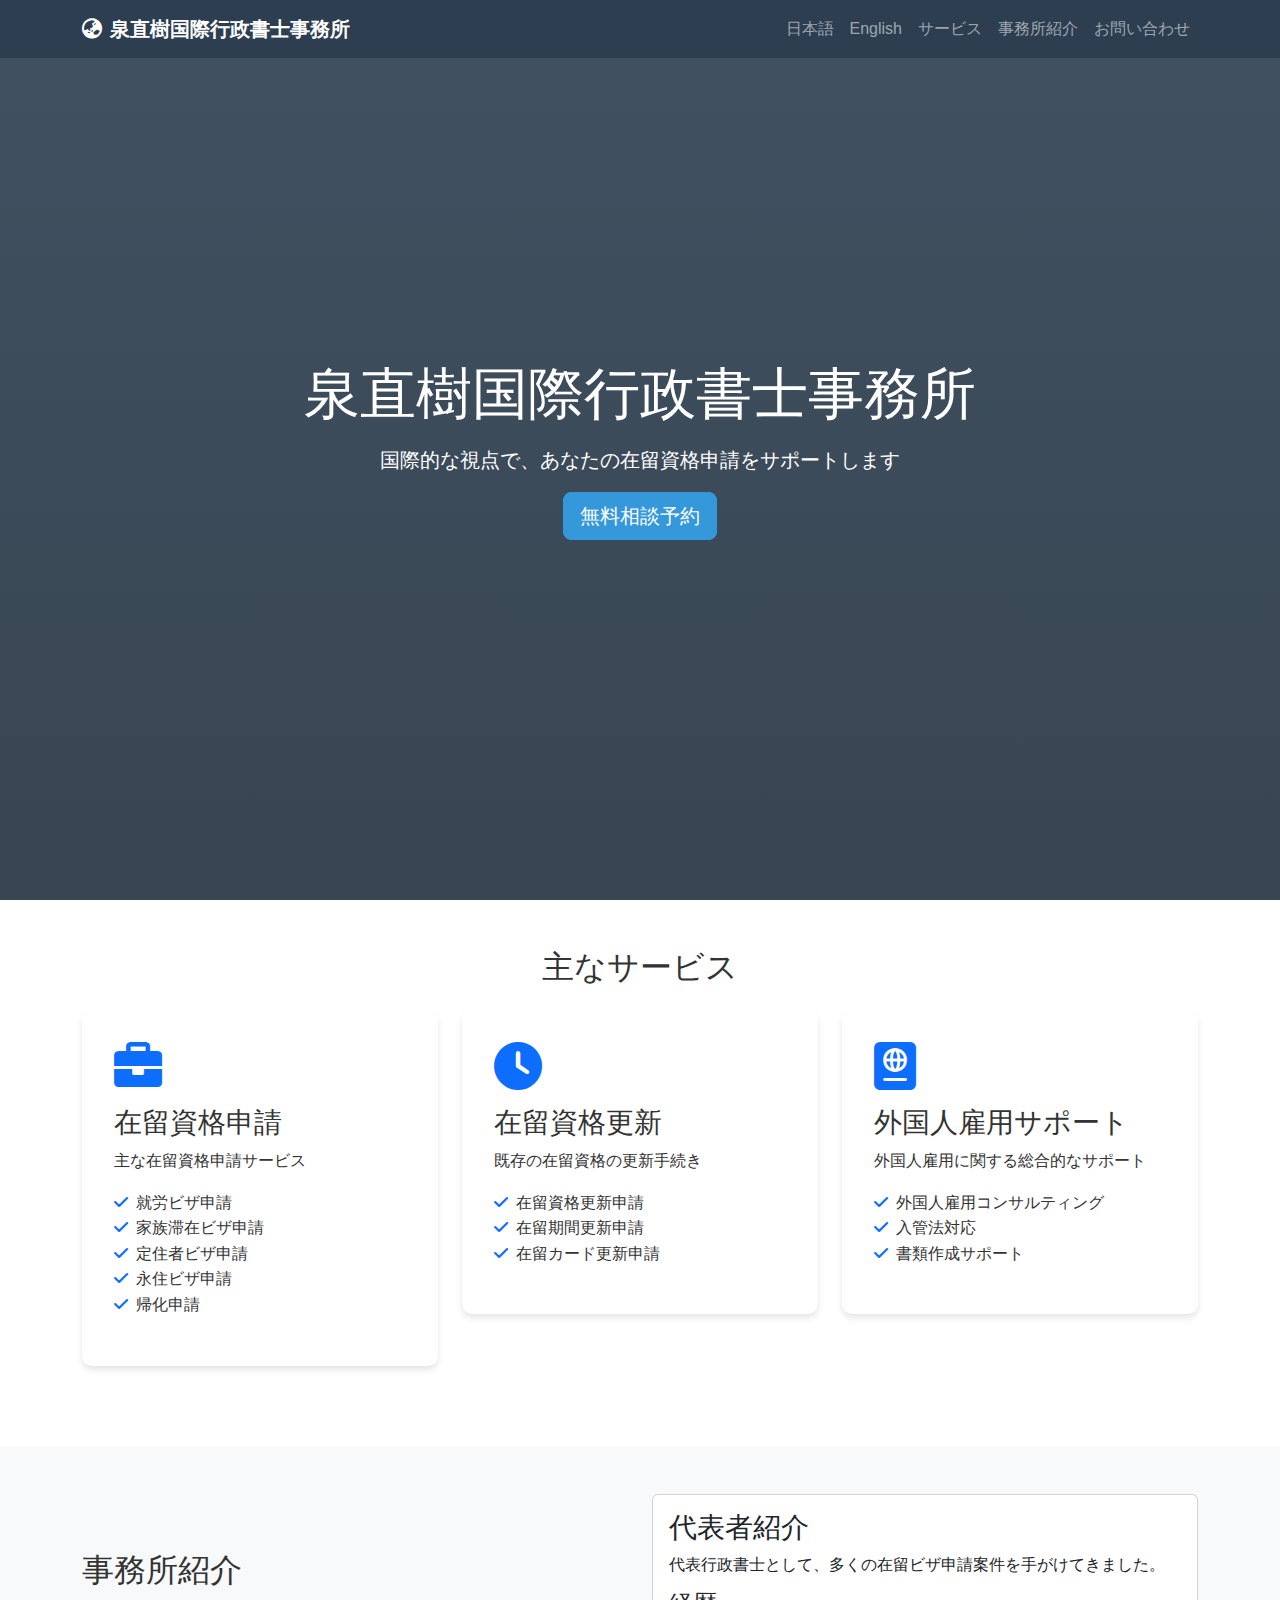
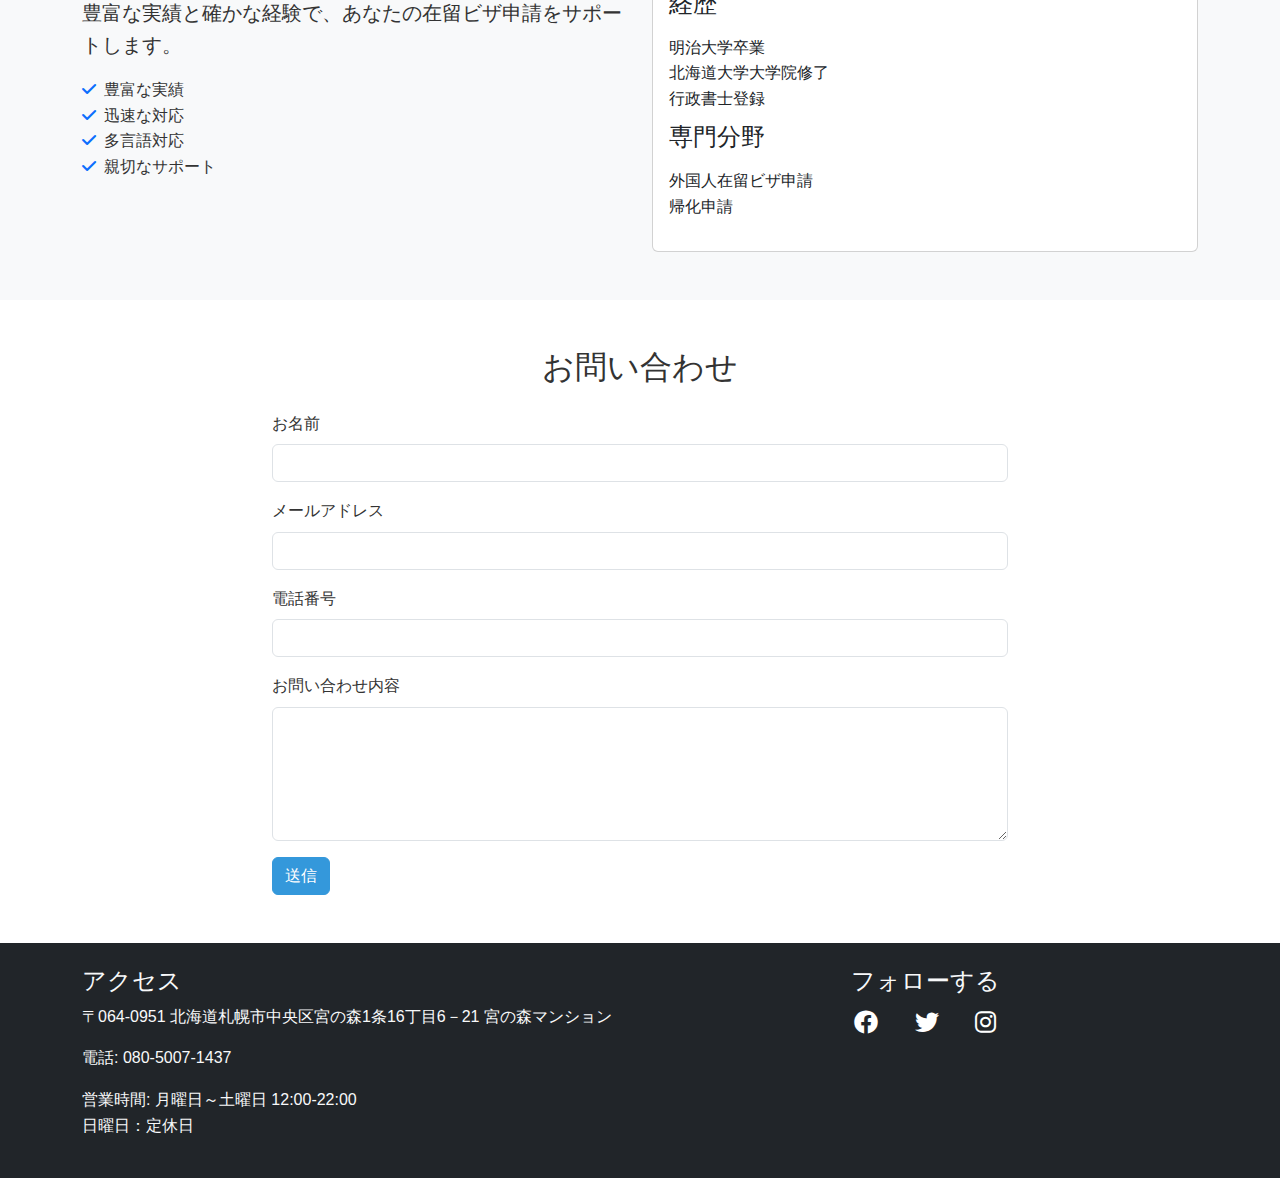
<file: index.html>
<!DOCTYPE html>
<html lang="ja">
<head>
    <meta charset="UTF-8">
    <meta name="viewport" content="width=device-width, initial-scale=1.0">
    <meta name="description" content="泉直樹国際行政書士事務所。在留ビザ申請、帰化申請、外国人雇用サポートなど、国際的な視点で在留資格申請をサポートします。">
    <title>泉直樹国際行政書士事務所 - 泉直樹</title>
    <link href="https://cdn.jsdelivr.net/npm/bootstrap@5.3.0/dist/css/bootstrap.min.css" rel="stylesheet">
    <link rel="stylesheet" href="https://cdnjs.cloudflare.com/ajax/libs/font-awesome/6.0.0/css/all.min.css">
    <link rel="stylesheet" href="styles.css">
</head>
<body>
    <nav class="navbar navbar-expand-lg navbar-dark fixed-top">
        <div class="container">
            <a class="navbar-brand" href="#">
                <i class="fas fa-globe-asia me-2"></i>泉直樹国際行政書士事務所
            </a>
            <button class="navbar-toggler" type="button" data-bs-toggle="collapse" data-bs-target="#navbarNav">
                <span class="navbar-toggler-icon"></span>
            </button>
            <div class="collapse navbar-collapse" id="navbarNav">
                <ul class="navbar-nav ms-auto">
                    <li class="nav-item"><a class="nav-link" href="index.html">日本語</a></li>
                    <li class="nav-item"><a class="nav-link" href="index-en.html">English</a></li>
                    <li class="nav-item"><a class="nav-link" href="#services">サービス</a></li>
                    <li class="nav-item"><a class="nav-link" href="#about">事務所紹介</a></li>
                    <li class="nav-item"><a class="nav-link" href="#contact">お問い合わせ</a></li>
                </ul>
            </div>
        </div>
    </nav>

    <header id="home" class="hero">
        <div class="container">
            <h1>泉直樹国際行政書士事務所</h1>
            <p class="lead">国際的な視点で、あなたの在留資格申請をサポートします</p>
            <a href="#contact" class="btn btn-primary btn-lg">無料相談予約</a>
        </div>
    </header>

    <section id="services" class="py-5">
        <div class="container">
            <h2 class="text-center mb-4">主なサービス</h2>
            <div class="row">
                <div class="col-md-4">
                    <div class="service-card">
                        <i class="fas fa-briefcase fa-3x mb-3 text-primary"></i>
                        <h3>在留資格申請</h3>
                        <p>主な在留資格申請サービス</p>
                        <ul class="list-unstyled">
                            <li><i class="fas fa-check text-primary me-2"></i>就労ビザ申請</li>
                            <li><i class="fas fa-check text-primary me-2"></i>家族滞在ビザ申請</li>
                            <li><i class="fas fa-check text-primary me-2"></i>定住者ビザ申請</li>
                            <li><i class="fas fa-check text-primary me-2"></i>永住ビザ申請</li>
                            <li><i class="fas fa-check text-primary me-2"></i>帰化申請</li>
                        </ul>
                    </div>
                </div>
                <div class="col-md-4">
                    <div class="service-card">
                        <i class="fas fa-clock fa-3x mb-3 text-primary"></i>
                        <h3>在留資格更新</h3>
                        <p>既存の在留資格の更新手続き</p>
                        <ul class="list-unstyled">
                            <li><i class="fas fa-check text-primary me-2"></i>在留資格更新申請</li>
                            <li><i class="fas fa-check text-primary me-2"></i>在留期間更新申請</li>
                            <li><i class="fas fa-check text-primary me-2"></i>在留カード更新申請</li>
                        </ul>
                    </div>
                </div>
                <div class="col-md-4">
                    <div class="service-card">
                        <i class="fas fa-passport fa-3x mb-3 text-primary"></i>
                        <h3>外国人雇用サポート</h3>
                        <p>外国人雇用に関する総合的なサポート</p>
                        <ul class="list-unstyled">
                            <li><i class="fas fa-check text-primary me-2"></i>外国人雇用コンサルティング</li>
                            <li><i class="fas fa-check text-primary me-2"></i>入管法対応</li>
                            <li><i class="fas fa-check text-primary me-2"></i>書類作成サポート</li>
                        </ul>
                    </div>
                </div>
            </div>
        </div>
    </section>

    <section id="about" class="py-5 bg-light">
        <div class="container">
            <div class="row align-items-center">
                <div class="col-md-6">
                    <h2>事務所紹介</h2>
                    <p class="lead">豊富な実績と確かな経験で、あなたの在留ビザ申請をサポートします。</p>
                    <ul class="list-unstyled">
                        <li><i class="fas fa-check text-primary me-2"></i>豊富な実績</li>
                        <li><i class="fas fa-check text-primary me-2"></i>迅速な対応</li>
                        <li><i class="fas fa-check text-primary me-2"></i>多言語対応</li>
                        <li><i class="fas fa-check text-primary me-2"></i>親切なサポート</li>
                    </ul>
                </div>
                <div class="col-md-6">
                    <div class="card">
                        <div class="card-body">
                            <h3 class="card-title">代表者紹介</h3>
                            <p class="card-text mb-3">代表行政書士として、多くの在留ビザ申請案件を手がけてきました。</p>
                        <h4 class="card-subtitle mb-3">経歴</h4>
                        <ul class="list-unstyled">
                            <li>明治大学卒業</li>
                            <li>北海道大学大学院修了</li>
                            <li>行政書士登録</li>
                        </ul>
                        <h4 class="card-subtitle mb-3">専門分野</h4>
                        <ul class="list-unstyled">
                            <li>外国人在留ビザ申請</li>
                            <li>帰化申請</li>
                        </ul>
                        </div>
                    </div>
                </div>
            </div>
        </div>
    </section>

    <section id="contact" class="py-5">
        <div class="container">
            <h2 class="text-center mb-4">お問い合わせ</h2>
            <div class="row justify-content-center">
                <div class="col-md-8">
                    <form id="contactForm">
                        <div class="mb-3">
                            <label for="name" class="form-label">お名前</label>
                            <input type="text" class="form-control" id="name" required>
                        </div>
                        <div class="mb-3">
                            <label for="email" class="form-label">メールアドレス</label>
                            <input type="email" class="form-control" id="email" required>
                        </div>
                        <div class="mb-3">
                            <label for="phone" class="form-label">電話番号</label>
                            <input type="tel" class="form-control" id="phone">
                        </div>
                        <div class="mb-3">
                            <label for="message" class="form-label">お問い合わせ内容</label>
                            <textarea class="form-control" id="message" rows="5" required></textarea>
                        </div>
                        <button type="submit" class="btn btn-primary">送信</button>
                    </form>
                </div>
            </div>
        </div>
    </section>

    <footer class="bg-dark text-light py-4">
        <div class="container">
            <div class="row">
                <div class="col-md-6">
                    <h4>アクセス</h4>
                    <p>〒064-0951 北海道札幌市中央区宮の森1条16丁目6－21 宮の森マンション</p>
                    <p>電話: 080-5007-1437</p>
                    <p>営業時間: 月曜日～土曜日 12:00-22:00<br>日曜日：定休日</p>
                </div>
                <div class="col-md-6 text-center">
                    <h4>フォローする</h4>
                    <div class="social-links">
                        <a href="#" class="text-white me-3"><i class="fab fa-facebook"></i></a>
                        <a href="https://twitter.com/nokkundesuyo" class="text-white me-3" target="_blank"><i class="fab fa-twitter"></i></a>
                        <a href="https://www.instagram.com/mr.izuminaoki/" class="text-white me-3" target="_blank"><i class="fab fa-instagram"></i></a>
                    </div>
                </div>
            </div>
        </div>
    </footer>

    <script src="https://cdn.jsdelivr.net/npm/bootstrap@5.3.0/dist/js/bootstrap.bundle.min.js"></script>
    <script src="script.js"></script>
</body>
</html>
</file>
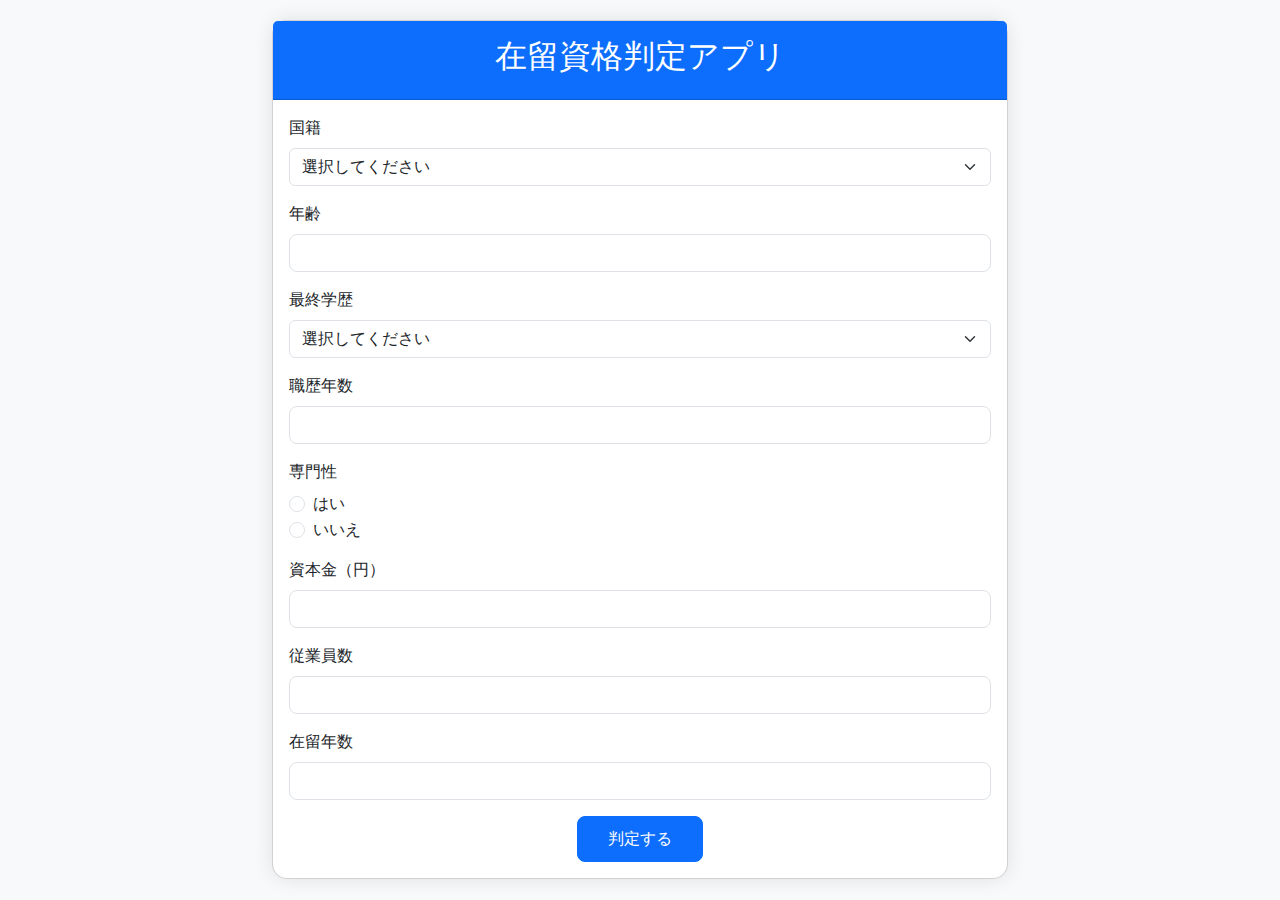
<file: templates/index.html>
<!DOCTYPE html>
<html lang="ja">
<head>
    <meta charset="UTF-8">
    <meta name="viewport" content="width=device-width, initial-scale=1.0">
    <title>在留資格判定アプリ</title>
    <link href="https://cdn.jsdelivr.net/npm/bootstrap@5.3.0/dist/css/bootstrap.min.css" rel="stylesheet">
    <style>
        body {
            background-color: #f8f9fa;
            padding: 20px;
        }
        .card {
            border-radius: 15px;
            box-shadow: 0 0 20px rgba(0,0,0,0.1);
        }
        .form-control {
            border-radius: 8px;
        }
        .btn-primary {
            border-radius: 8px;
            padding: 10px 30px;
        }
    </style>
</head>
<body>
    <div class="container">
        <div class="row justify-content-center">
            <div class="col-md-8">
                <div class="card">
                    <div class="card-header bg-primary text-white text-center py-3">
                        <h2>在留資格判定アプリ</h2>
                    </div>
                    <div class="card-body">
                        <form action="/result" method="POST">
                            <div class="mb-3">
                                <label for="nationality" class="form-label">国籍</label>
                                <select class="form-select" id="nationality" name="nationality" required>
                                    <option value="">選択してください</option>
                                    <option value="日本">日本</option>
                                    <option value="中国">中国</option>
                                    <option value="韓国">韓国</option>
                                    <option value="その他">その他</option>
                                </select>
                            </div>
                            <div class="mb-3">
                                <label for="age" class="form-label">年齢</label>
                                <input type="number" class="form-control" id="age" name="age" required>
                            </div>
                            <div class="mb-3">
                                <label for="education" class="form-label">最終学歴</label>
                                <select class="form-select" id="education" name="education" required>
                                    <option value="">選択してください</option>
                                    <option value="大学卒業">大学卒業</option>
                                    <option value="修士課程卒業">修士課程卒業</option>
                                    <option value="専門学校卒業">専門学校卒業</option>
                                    <option value="その他">その他</option>
                                </select>
                            </div>
                            <div class="mb-3">
                                <label for="work_experience" class="form-label">職歴年数</label>
                                <input type="number" class="form-control" id="work_experience" name="work_experience" required>
                            </div>
                            <div class="mb-3">
                                <label class="form-label">専門性</label>
                                <div class="form-check">
                                    <input class="form-check-input" type="radio" name="specialization" value="yes" required>
                                    <label class="form-check-label">はい</label>
                                </div>
                                <div class="form-check">
                                    <input class="form-check-input" type="radio" name="specialization" value="no">
                                    <label class="form-check-label">いいえ</label>
                                </div>
                            </div>
                            <div class="mb-3">
                                <label for="capital" class="form-label">資本金（円）</label>
                                <input type="number" class="form-control" id="capital" name="capital">
                            </div>
                            <div class="mb-3">
                                <label for="employees" class="form-label">従業員数</label>
                                <input type="number" class="form-control" id="employees" name="employees">
                            </div>
                            <div class="mb-3">
                                <label for="residence_years" class="form-label">在留年数</label>
                                <input type="number" class="form-control" id="residence_years" name="residence_years">
                            </div>
                            <div class="text-center">
                                <button type="submit" class="btn btn-primary">判定する</button>
                            </div>
                        </form>
                    </div>
                </div>
            </div>
        </div>
    </div>
    <script src="https://cdn.jsdelivr.net/npm/bootstrap@5.3.0/dist/js/bootstrap.bundle.min.js"></script>
</body>
</html>
</file>
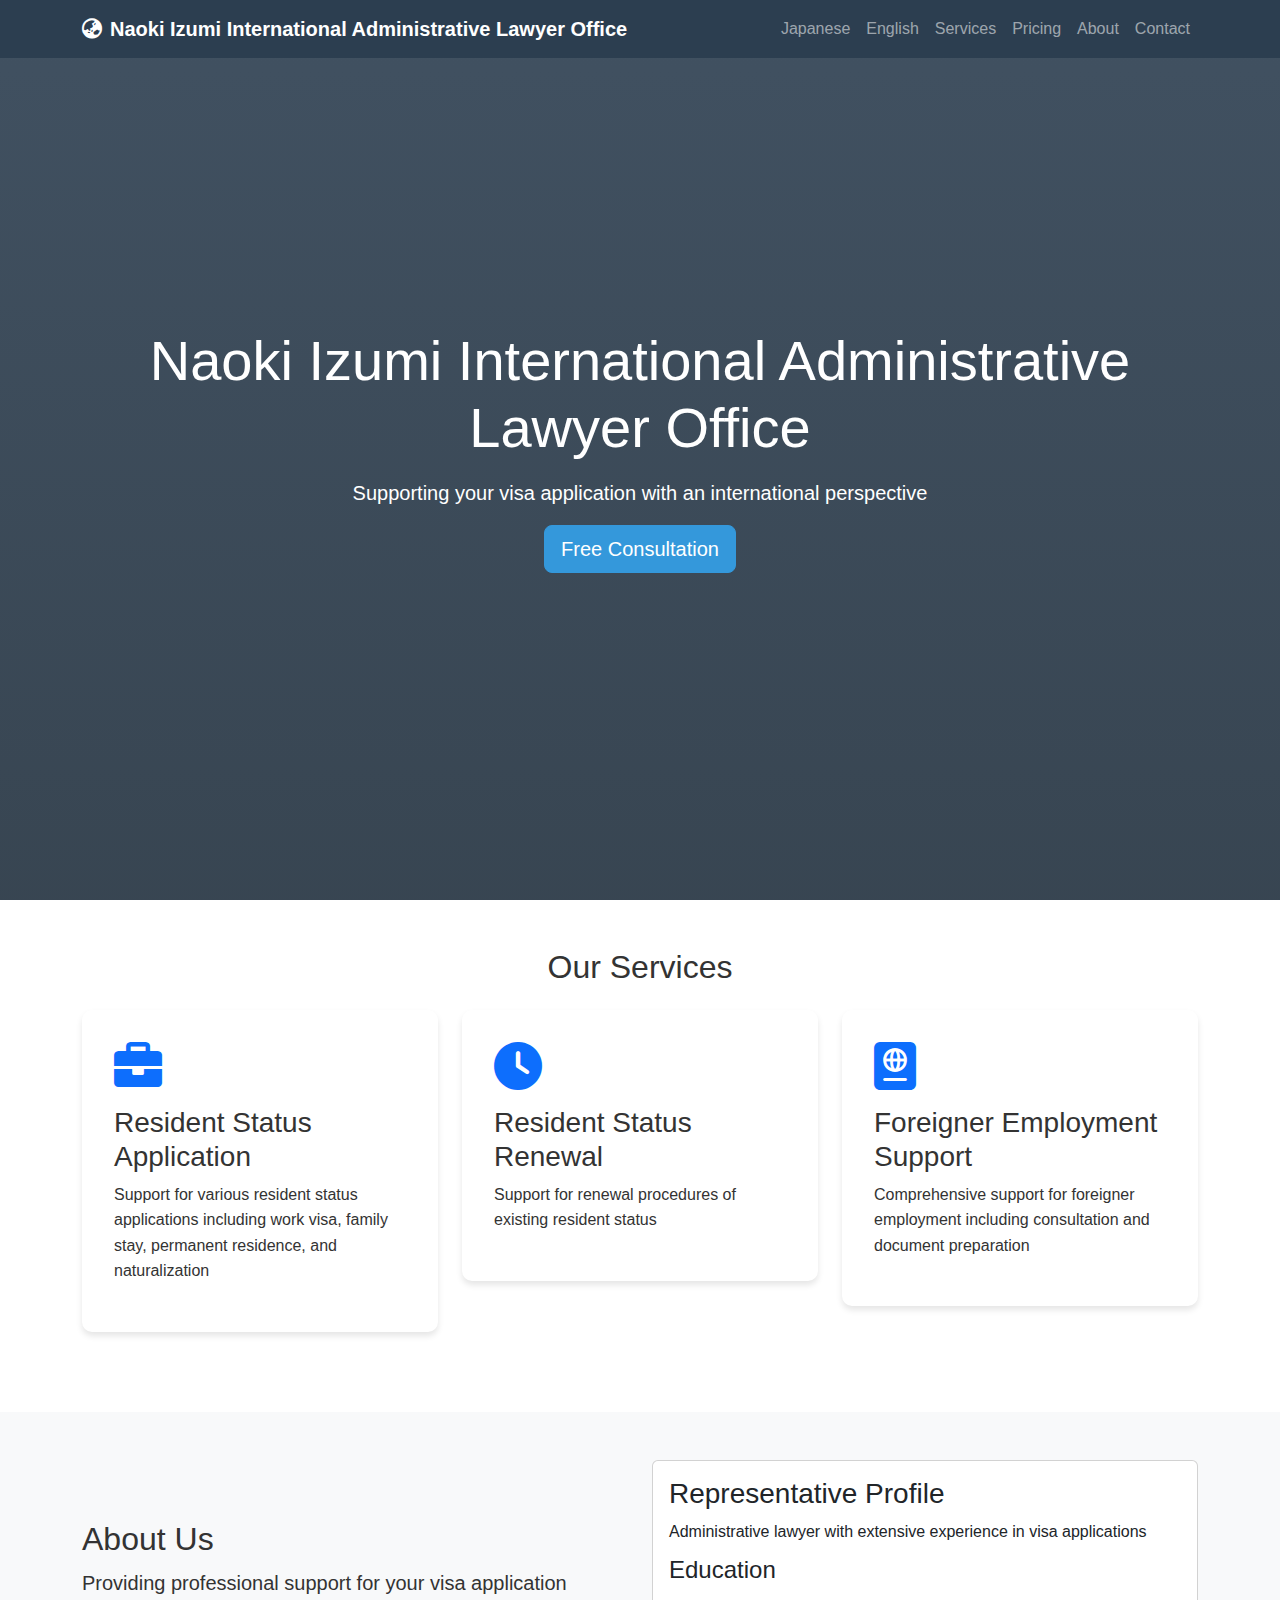
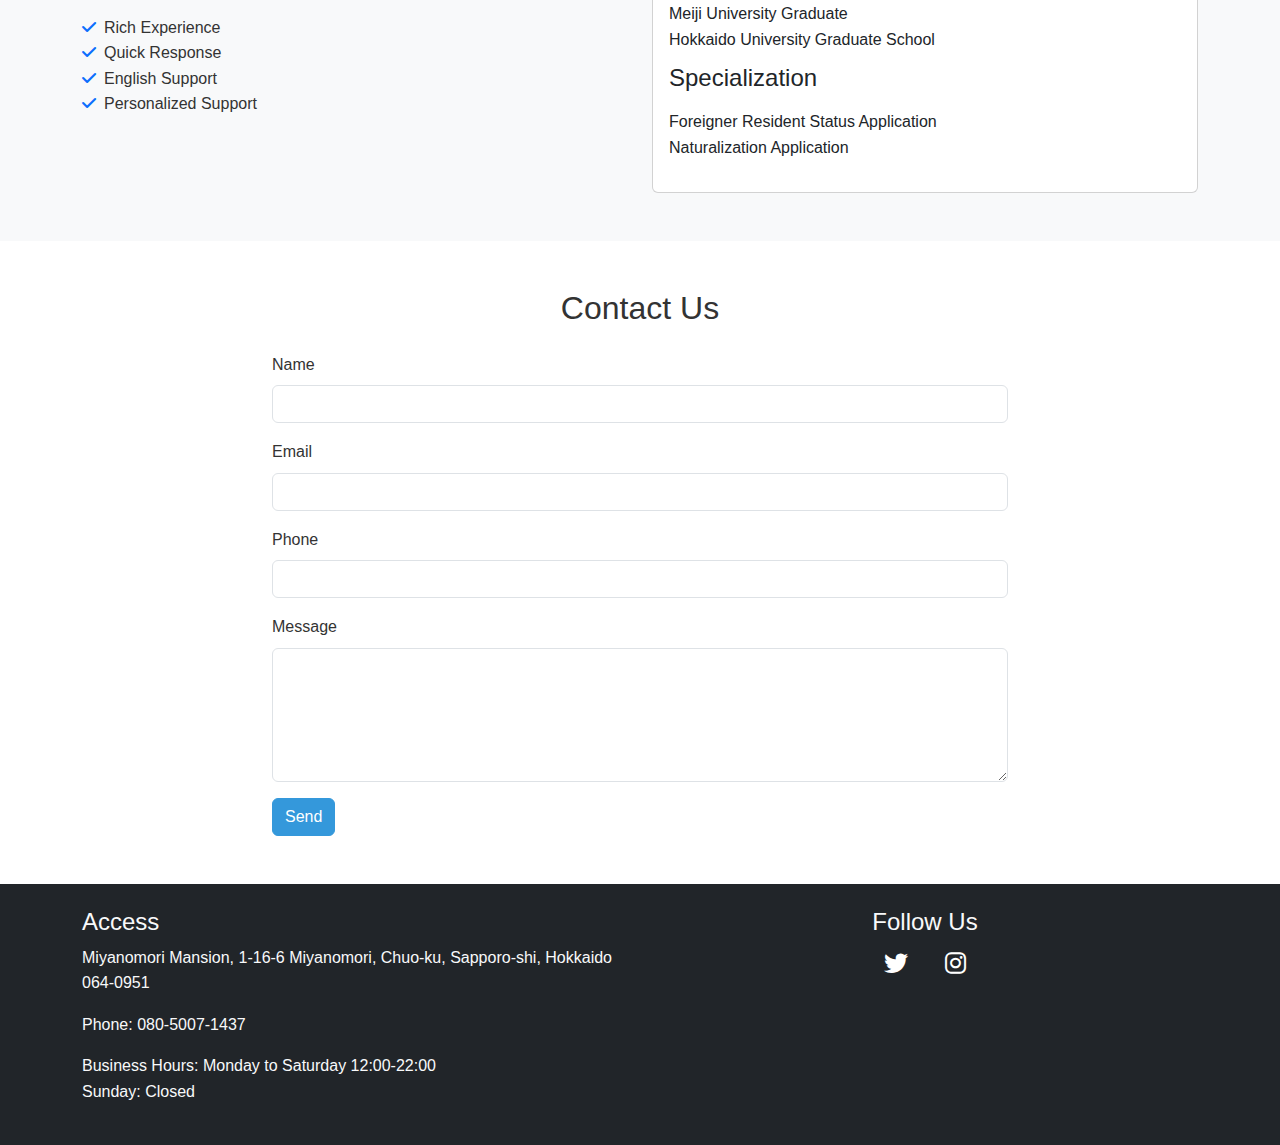
<file: index-en.html>
<!DOCTYPE html>
<html lang="en">
<head>
    <meta charset="UTF-8">
    <meta name="viewport" content="width=device-width, initial-scale=1.0">
    <title>Naoki Izumi International Administrative Lawyer Office</title>
    <link href="https://cdn.jsdelivr.net/npm/bootstrap@5.3.0/dist/css/bootstrap.min.css" rel="stylesheet">
    <link rel="stylesheet" href="https://cdnjs.cloudflare.com/ajax/libs/font-awesome/6.0.0/css/all.min.css">
    <link rel="stylesheet" href="styles.css">
</head>
<body>
    <nav class="navbar navbar-expand-lg navbar-dark fixed-top">
        <div class="container">
            <a class="navbar-brand" href="index.html">
                <i class="fas fa-globe-asia me-2"></i>Naoki Izumi International Administrative Lawyer Office
            </a>
            <button class="navbar-toggler" type="button" data-bs-toggle="collapse" data-bs-target="#navbarNav">
                <span class="navbar-toggler-icon"></span>
            </button>
            <div class="collapse navbar-collapse" id="navbarNav">
                <ul class="navbar-nav ms-auto">
                    <li class="nav-item"><a class="nav-link" href="index.html">Japanese</a></li>
                    <li class="nav-item"><a class="nav-link" href="index-en.html">English</a></li>
                    <li class="nav-item"><a class="nav-link" href="services.html">Services</a></li>
                    <li class="nav-item"><a class="nav-link" href="price.html">Pricing</a></li>
                    <li class="nav-item"><a class="nav-link" href="about.html">About</a></li>
                    <li class="nav-item"><a class="nav-link" href="contact.html">Contact</a></li>
                </ul>
            </div>
        </div>
    </nav>

    <header id="home" class="hero">
        <div class="container">
            <h1>Naoki Izumi International Administrative Lawyer Office</h1>
            <p class="lead">Supporting your visa application with an international perspective</p>
            <a href="contact.html" class="btn btn-primary btn-lg">Free Consultation</a>
        </div>
    </header>

    <section id="services" class="py-5">
        <div class="container">
            <h2 class="text-center mb-4">Our Services</h2>
            <div class="row">
                <div class="col-md-4">
                    <div class="service-card">
                        <i class="fas fa-briefcase fa-3x mb-3 text-primary"></i>
                        <h3>Resident Status Application</h3>
                        <p>Support for various resident status applications including work visa, family stay, permanent residence, and naturalization</p>
                    </div>
                </div>
                <div class="col-md-4">
                    <div class="service-card">
                        <i class="fas fa-clock fa-3x mb-3 text-primary"></i>
                        <h3>Resident Status Renewal</h3>
                        <p>Support for renewal procedures of existing resident status</p>
                    </div>
                </div>
                <div class="col-md-4">
                    <div class="service-card">
                        <i class="fas fa-passport fa-3x mb-3 text-primary"></i>
                        <h3>Foreigner Employment Support</h3>
                        <p>Comprehensive support for foreigner employment including consultation and document preparation</p>
                    </div>
                </div>
            </div>
        </div>
    </section>

    <section id="about" class="py-5 bg-light">
        <div class="container">
            <div class="row align-items-center">
                <div class="col-md-6">
                    <h2>About Us</h2>
                    <p class="lead">Providing professional support for your visa application</p>
                    <ul class="list-unstyled">
                        <li><i class="fas fa-check text-primary me-2"></i>Rich Experience</li>
                        <li><i class="fas fa-check text-primary me-2"></i>Quick Response</li>
                        <li><i class="fas fa-check text-primary me-2"></i>English Support</li>
                        <li><i class="fas fa-check text-primary me-2"></i>Personalized Support</li>
                    </ul>
                </div>
                <div class="col-md-6">
                    <div class="card">
                        <div class="card-body">
                            <h3 class="card-title">Representative Profile</h3>
                            <p class="card-text mb-3">Administrative lawyer with extensive experience in visa applications</p>
                            <h4 class="card-subtitle mb-3">Education</h4>
                            <ul class="list-unstyled">
                                <li>Meiji University Graduate</li>
                                <li>Hokkaido University Graduate School</li>
                            </ul>
                            <h4 class="card-subtitle mb-3">Specialization</h4>
                            <ul class="list-unstyled">
                                <li>Foreigner Resident Status Application</li>
                                <li>Naturalization Application</li>
                            </ul>
                        </div>
                    </div>
                </div>
            </div>
        </div>
    </section>

    <section id="contact" class="py-5">
        <div class="container">
            <h2 class="text-center mb-4">Contact Us</h2>
            <div class="row justify-content-center">
                <div class="col-md-8">
                    <form id="contactForm">
                        <div class="mb-3">
                            <label for="name" class="form-label">Name</label>
                            <input type="text" class="form-control" id="name" required>
                        </div>
                        <div class="mb-3">
                            <label for="email" class="form-label">Email</label>
                            <input type="email" class="form-control" id="email" required>
                        </div>
                        <div class="mb-3">
                            <label for="phone" class="form-label">Phone</label>
                            <input type="tel" class="form-control" id="phone">
                        </div>
                        <div class="mb-3">
                            <label for="message" class="form-label">Message</label>
                            <textarea class="form-control" id="message" rows="5" required></textarea>
                        </div>
                        <button type="submit" class="btn btn-primary">Send</button>
                    </form>
                </div>
            </div>
        </div>
    </section>

    <footer class="bg-dark text-light py-4">
        <div class="container">
            <div class="row">
                <div class="col-md-6">
                    <h4>Access</h4>
                    <p>Miyanomori Mansion, 1-16-6 Miyanomori, Chuo-ku, Sapporo-shi, Hokkaido 064-0951</p>
                    <p>Phone: 080-5007-1437</p>
                    <p>Business Hours: Monday to Saturday 12:00-22:00<br>Sunday: Closed</p>
                </div>
                <div class="col-md-6 text-center">
                    <h4>Follow Us</h4>
                    <div class="social-links">
                        <a href="https://twitter.com/nokkundesuyo" class="text-white me-3" target="_blank"><i class="fab fa-twitter"></i></a>
                        <a href="https://www.instagram.com/mr.izuminaoki/" class="text-white me-3" target="_blank"><i class="fab fa-instagram"></i></a>
                    </div>
                </div>
            </div>
        </div>
    </footer>

    <script src="https://cdn.jsdelivr.net/npm/bootstrap@5.3.0/dist/js/bootstrap.bundle.min.js"></script>
    <script src="script.js"></script>
</body>
</html>
</file>
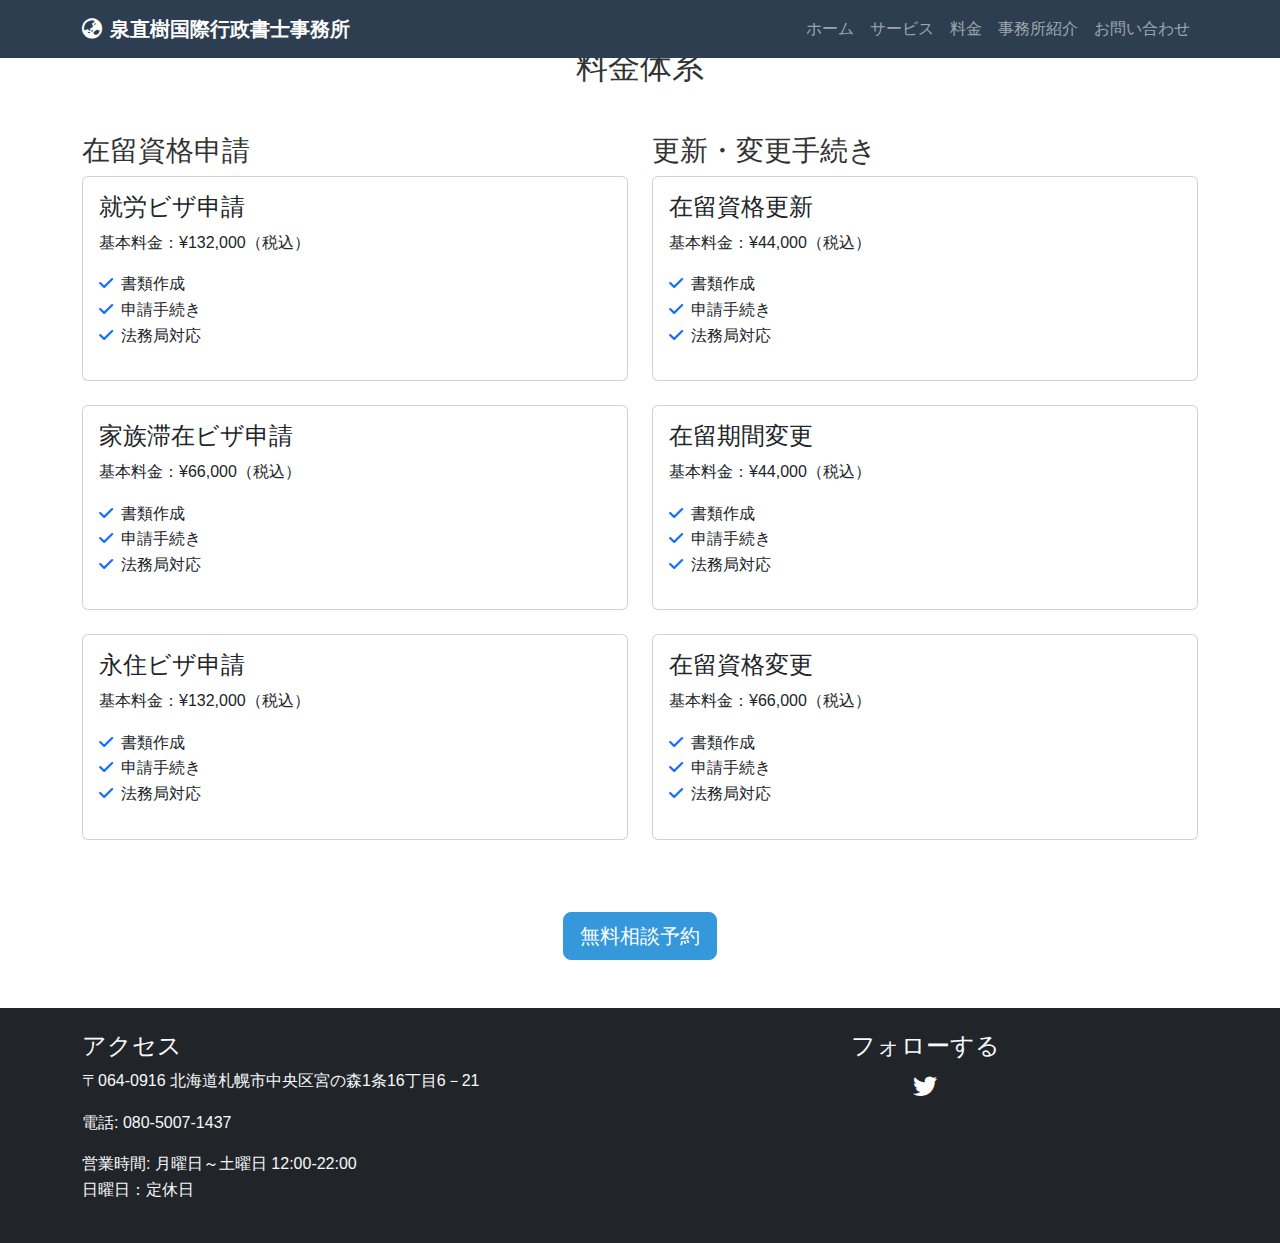
<file: price.html>
<!DOCTYPE html>
<html lang="ja">
<head>
    <meta charset="UTF-8">
    <meta name="viewport" content="width=device-width, initial-scale=1.0">
    <title>料金体系 | 泉直樹国際行政書士事務所</title>
    <link href="https://cdn.jsdelivr.net/npm/bootstrap@5.3.0/dist/css/bootstrap.min.css" rel="stylesheet">
    <link rel="stylesheet" href="https://cdnjs.cloudflare.com/ajax/libs/font-awesome/6.0.0/css/all.min.css">
    <link rel="stylesheet" href="styles.css">
</head>
<body>
    <nav class="navbar navbar-expand-lg navbar-dark fixed-top">
        <div class="container">
            <a class="navbar-brand" href="index.html">
                <i class="fas fa-globe-asia me-2"></i>泉直樹国際行政書士事務所
            </a>
            <button class="navbar-toggler" type="button" data-bs-toggle="collapse" data-bs-target="#navbarNav">
                <span class="navbar-toggler-icon"></span>
            </button>
            <div class="collapse navbar-collapse" id="navbarNav">
                <ul class="navbar-nav ms-auto">
                    <li class="nav-item"><a class="nav-link" href="index.html">ホーム</a></li>
                    <li class="nav-item"><a class="nav-link" href="services.html">サービス</a></li>
                    <li class="nav-item"><a class="nav-link" href="price.html">料金</a></li>
                    <li class="nav-item"><a class="nav-link" href="about.html">事務所紹介</a></li>
                    <li class="nav-item"><a class="nav-link" href="contact.html">お問い合わせ</a></li>
                </ul>
            </div>
        </div>
    </nav>

    <section class="py-5">
        <div class="container">
            <h2 class="text-center mb-5">料金体系</h2>

            <div class="row">
                <!-- 在留資格申請料金 -->
                <div class="col-md-6">
                    <h3>在留資格申請</h3>
                    <div class="card mb-4">
                        <div class="card-body">
                            <h4 class="card-title">就労ビザ申請</h4>
                            <p class="card-text">基本料金：¥132,000（税込）</p>
                            <ul class="list-unstyled">
                                <li><i class="fas fa-check text-primary me-2"></i>書類作成</li>
                                <li><i class="fas fa-check text-primary me-2"></i>申請手続き</li>
                                <li><i class="fas fa-check text-primary me-2"></i>法務局対応</li>
                            </ul>
                        </div>
                    </div>

                    <div class="card mb-4">
                        <div class="card-body">
                            <h4 class="card-title">家族滞在ビザ申請</h4>
                            <p class="card-text">基本料金：¥66,000（税込）</p>
                            <ul class="list-unstyled">
                                <li><i class="fas fa-check text-primary me-2"></i>書類作成</li>
                                <li><i class="fas fa-check text-primary me-2"></i>申請手続き</li>
                                <li><i class="fas fa-check text-primary me-2"></i>法務局対応</li>
                            </ul>
                        </div>
                    </div>

                    <div class="card mb-4">
                        <div class="card-body">
                            <h4 class="card-title">永住ビザ申請</h4>
                            <p class="card-text">基本料金：¥132,000（税込）</p>
                            <ul class="list-unstyled">
                                <li><i class="fas fa-check text-primary me-2"></i>書類作成</li>
                                <li><i class="fas fa-check text-primary me-2"></i>申請手続き</li>
                                <li><i class="fas fa-check text-primary me-2"></i>法務局対応</li>
                            </ul>
                        </div>
                    </div>
                </div>

                <!-- 更新・変更手続き料金 -->
                <div class="col-md-6">
                    <h3>更新・変更手続き</h3>
                    <div class="card mb-4">
                        <div class="card-body">
                            <h4 class="card-title">在留資格更新</h4>
                            <p class="card-text">基本料金：¥44,000（税込）</p>
                            <ul class="list-unstyled">
                                <li><i class="fas fa-check text-primary me-2"></i>書類作成</li>
                                <li><i class="fas fa-check text-primary me-2"></i>申請手続き</li>
                                <li><i class="fas fa-check text-primary me-2"></i>法務局対応</li>
                            </ul>
                        </div>
                    </div>

                    <div class="card mb-4">
                        <div class="card-body">
                            <h4 class="card-title">在留期間変更</h4>
                            <p class="card-text">基本料金：¥44,000（税込）</p>
                            <ul class="list-unstyled">
                                <li><i class="fas fa-check text-primary me-2"></i>書類作成</li>
                                <li><i class="fas fa-check text-primary me-2"></i>申請手続き</li>
                                <li><i class="fas fa-check text-primary me-2"></i>法務局対応</li>
                            </ul>
                        </div>
                    </div>

                    <div class="card mb-4">
                        <div class="card-body">
                            <h4 class="card-title">在留資格変更</h4>
                            <p class="card-text">基本料金：¥66,000（税込）</p>
                            <ul class="list-unstyled">
                                <li><i class="fas fa-check text-primary me-2"></i>書類作成</li>
                                <li><i class="fas fa-check text-primary me-2"></i>申請手続き</li>
                                <li><i class="fas fa-check text-primary me-2"></i>法務局対応</li>
                            </ul>
                        </div>
                    </div>
                </div>
            </div>

            <div class="text-center mt-5">
                <a href="contact.html" class="btn btn-primary btn-lg">無料相談予約</a>
            </div>
        </div>
    </section>

    <footer class="bg-dark text-light py-4">
        <div class="container">
            <div class="row">
                <div class="col-md-6">
                    <h4>アクセス</h4>
                    <p>〒064-0916 北海道札幌市中央区宮の森1条16丁目6－21</p>
                    <p>電話: 080-5007-1437</p>
                    <p>営業時間: 月曜日～土曜日 12:00-22:00<br>日曜日：定休日</p>
                </div>
                <div class="col-md-6 text-center">
                    <h4>フォローする</h4>
                    <div class="social-links">
                        <a href="https://twitter.com/nokkundesuyo" class="text-white me-3" target="_blank"><i class="fab fa-twitter"></i></a>
                    </div>
                </div>
            </div>
        </div>
    </footer>

    <script src="https://cdn.jsdelivr.net/npm/bootstrap@5.3.0/dist/js/bootstrap.bundle.min.js"></script>
</body>
</html>
</file>
<file: styles.css>
/* 全体のスタイル */
body {
    font-family: 'Yu Gothic', 'Hiragino Sans', sans-serif;
    line-height: 1.6;
    color: #333;
}

/* ナビゲーション */
.navbar {
    background-color: #2c3e50 !important;
}

.navbar-brand {
    font-weight: bold;
}

/* ヒーローセクション */
.hero {
    background: linear-gradient(rgba(44, 62, 80, 0.9), rgba(34, 49, 63, 0.9)), url('https://images.unsplash.com/photo-1518791841217-8f162f1e1131?ixlib=rb-1.2.1&ixid=MnwxMjA3fDB8MHxwaG90by1wYWdlfHx8fGVufDB8fHx8&auto=format&fit=crop&w=1920&q=80');
    background-size: cover;
    background-position: center;
    height: 100vh;
    display: flex;
    align-items: center;
    text-align: center;
    color: white;
}

.hero h1 {
    font-size: 3.5rem;
    margin-bottom: 1rem;
}

/* サービスカード */
.service-card {
    background: white;
    padding: 2rem;
    border-radius: 10px;
    box-shadow: 0 4px 6px rgba(0, 0, 0, 0.1);
    margin-bottom: 2rem;
    transition: transform 0.3s ease;
}

.service-card:hover {
    transform: translateY(-5px);
}

/* ボタンのスタイル */
.btn-primary {
    background-color: #3498db;
    border-color: #3498db;
}

.btn-primary:hover {
    background-color: #2980b9;
    border-color: #2980b9;
}

/* お問い合わせフォーム */
.form-control:focus {
    border-color: #3498db;
    box-shadow: 0 0 0 0.2rem rgba(52, 152, 219, 0.25);
}

/* フッター */
footer {
    background-color: #2c3e50;
}

.social-links a {
    color: white;
    margin: 0 1rem;
    font-size: 1.5rem;
    transition: color 0.3s ease;
}

.social-links a:hover {
    color: #3498db;
}

/* レスポンシブデザイン */
@media (max-width: 768px) {
    .hero h1 {
        font-size: 2.5rem;
    }
    
    .service-card {
        margin-bottom: 1rem;
    }
}
</file>
